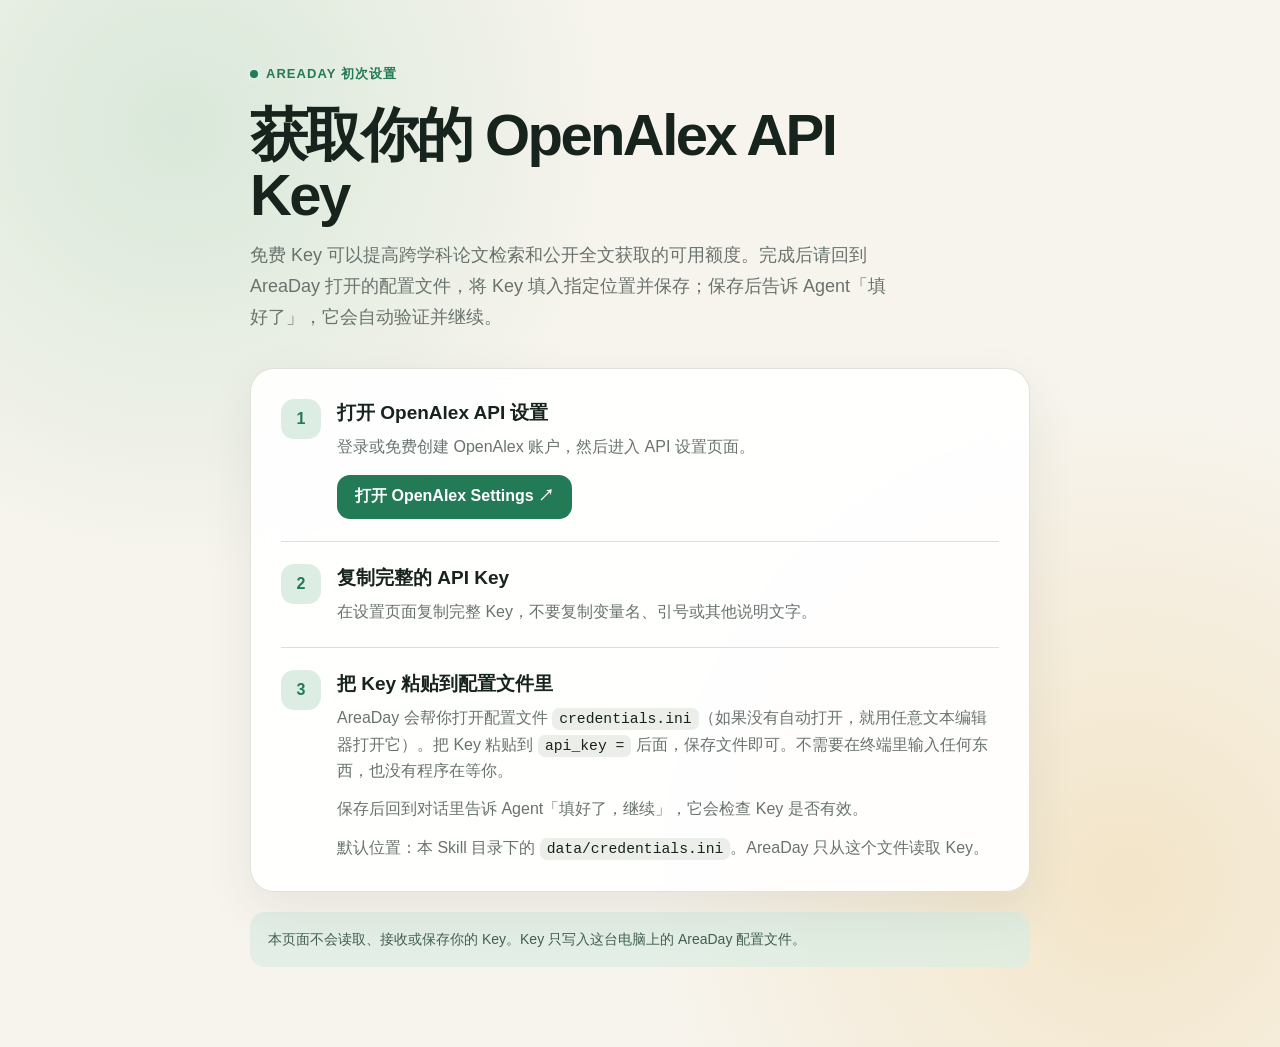
<file: assets/openalex-help.html>
<!doctype html>
<html lang="zh-CN">
  <head>
    <meta charset="utf-8" />
    <meta name="viewport" content="width=device-width, initial-scale=1" />
    <title>AreaDay · 获取 OpenAlex Key</title>
    <style>
      :root {
        color-scheme: light;
        --ink: #17231d;
        --muted: #68736d;
        --paper: #f7f4ed;
        --card: rgba(255, 255, 255, 0.92);
        --line: #dedfd8;
        --green: #237a57;
        --green-soft: #dceee4;
        font-family: Inter, ui-sans-serif, -apple-system, BlinkMacSystemFont, "Segoe UI", sans-serif;
      }

      * { box-sizing: border-box; }

      body {
        margin: 0;
        min-height: 100vh;
        color: var(--ink);
        background:
          radial-gradient(circle at 14% 12%, rgba(214, 231, 216, 0.92), transparent 28rem),
          radial-gradient(circle at 88% 84%, rgba(241, 223, 186, 0.72), transparent 30rem),
          var(--paper);
      }

      a { color: inherit; }

      .shell {
        width: min(780px, calc(100% - 32px));
        margin: 0 auto;
        padding: 64px 0 80px;
      }

      .eyebrow {
        display: inline-flex;
        align-items: center;
        gap: 8px;
        color: var(--green);
        font-size: 13px;
        font-weight: 700;
        letter-spacing: 0.08em;
        text-transform: uppercase;
      }

      .dot {
        width: 8px;
        height: 8px;
        border-radius: 999px;
        background: var(--green);
        box-shadow: 0 0 0 5px var(--green-soft);
      }

      h1 {
        margin: 22px 0 14px;
        max-width: 680px;
        font-size: clamp(34px, 6vw, 58px);
        line-height: 1.04;
        letter-spacing: -0.045em;
      }

      .lead {
        margin: 0;
        max-width: 650px;
        color: var(--muted);
        font-size: 18px;
        line-height: 1.72;
      }

      .card {
        margin-top: 36px;
        padding: 30px;
        border: 1px solid rgba(222, 223, 216, 0.9);
        border-radius: 24px;
        background: var(--card);
        box-shadow: 0 18px 50px rgba(34, 48, 40, 0.08);
        backdrop-filter: blur(16px);
      }

      .step {
        display: grid;
        grid-template-columns: 40px 1fr;
        gap: 16px;
        padding: 22px 0;
        border-bottom: 1px solid var(--line);
      }

      .step:first-child { padding-top: 0; }
      .step:last-child { padding-bottom: 0; border-bottom: 0; }

      .number {
        display: grid;
        place-items: center;
        width: 40px;
        height: 40px;
        border-radius: 13px;
        color: var(--green);
        background: var(--green-soft);
        font-weight: 800;
      }

      h2 {
        margin: 1px 0 8px;
        font-size: 19px;
      }

      p {
        margin: 0;
        color: var(--muted);
        line-height: 1.65;
      }

      .button {
        display: inline-flex;
        align-items: center;
        justify-content: center;
        margin-top: 14px;
        min-height: 44px;
        padding: 0 18px;
        border-radius: 13px;
        color: white;
        background: var(--green);
        font-weight: 700;
        text-decoration: none;
      }

      code {
        padding: 3px 7px;
        border-radius: 7px;
        color: var(--ink);
        background: #ecefe9;
        font-family: "SFMono-Regular", Consolas, monospace;
        font-size: 0.92em;
      }

      .privacy {
        margin-top: 20px;
        padding: 16px 18px;
        border-radius: 15px;
        color: #42604f;
        background: rgba(220, 238, 228, 0.72);
        font-size: 14px;
      }

      @media (max-width: 560px) {
        .shell { padding-top: 38px; }
        .card { padding: 22px; border-radius: 20px; }
      }
    </style>
  </head>
  <body>
    <main class="shell">
      <div class="eyebrow"><span class="dot"></span>AreaDay 初次设置</div>
      <h1>获取你的 OpenAlex API Key</h1>
      <p class="lead">免费 Key 可以提高跨学科论文检索和公开全文获取的可用额度。完成后请回到 AreaDay 打开的配置文件，将 Key 填入指定位置并保存；保存后告诉 Agent「填好了」，它会自动验证并继续。</p>

      <section class="card" aria-label="OpenAlex Key 获取步骤">
        <div class="step">
          <div class="number">1</div>
          <div>
            <h2>打开 OpenAlex API 设置</h2>
            <p>登录或免费创建 OpenAlex 账户，然后进入 API 设置页面。</p>
            <a class="button" href="https://openalex.org/settings/api" target="_blank" rel="noreferrer">打开 OpenAlex Settings ↗</a>
          </div>
        </div>

        <div class="step">
          <div class="number">2</div>
          <div>
            <h2>复制完整的 API Key</h2>
            <p>在设置页面复制完整 Key，不要复制变量名、引号或其他说明文字。</p>
          </div>
        </div>

        <div class="step">
          <div class="number">3</div>
          <div>
            <h2>把 Key 粘贴到配置文件里</h2>
            <p>AreaDay 会帮你打开配置文件 <code>credentials.ini</code>（如果没有自动打开，就用任意文本编辑器打开它）。把 Key 粘贴到 <code>api_key =</code> 后面，保存文件即可。不需要在终端里输入任何东西，也没有程序在等你。</p>
            <p style="margin-top: 12px;">保存后回到对话里告诉 Agent「填好了，继续」，它会检查 Key 是否有效。</p>
            <p style="margin-top: 12px;">默认位置：本 Skill 目录下的 <code>data/credentials.ini</code>。AreaDay 只从这个文件读取 Key。</p>
          </div>
        </div>
      </section>

      <p class="privacy">本页面不会读取、接收或保存你的 Key。Key 只写入这台电脑上的 AreaDay 配置文件。</p>
    </main>
  </body>
</html>
</file>
